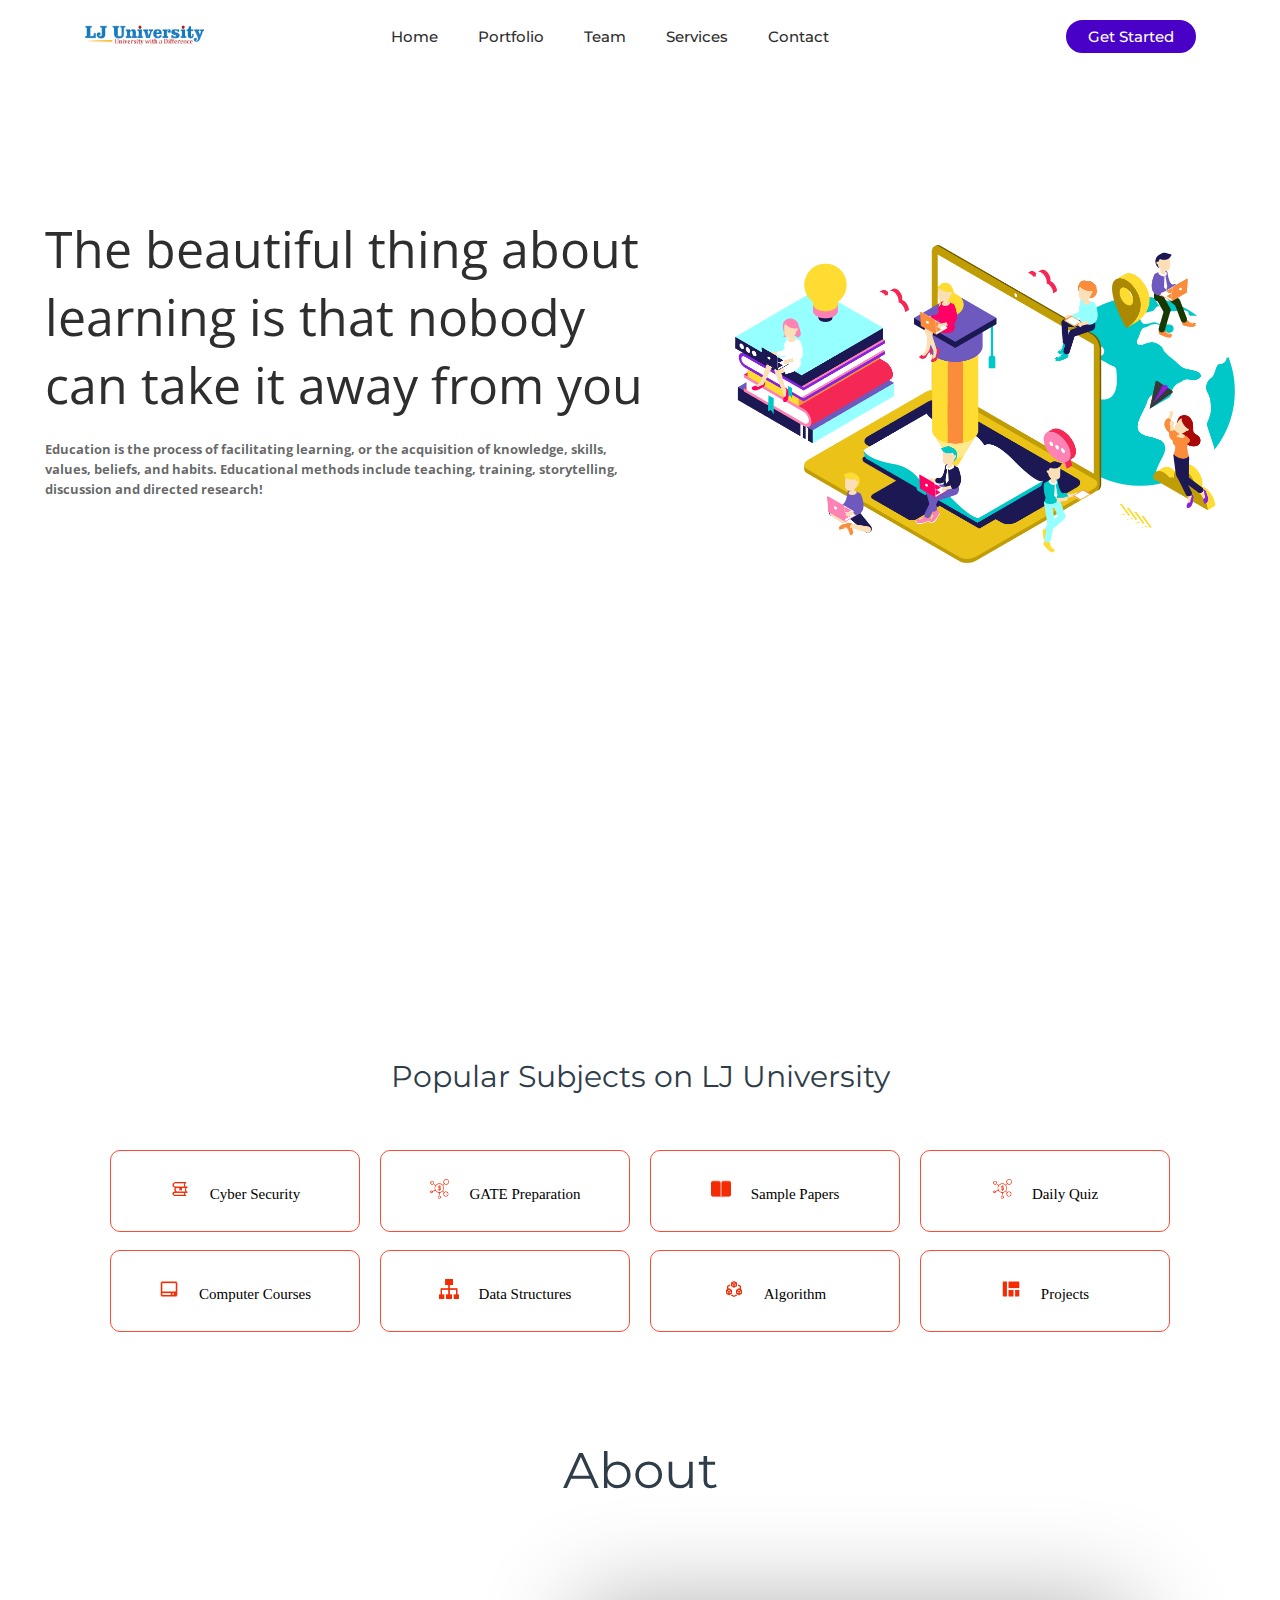
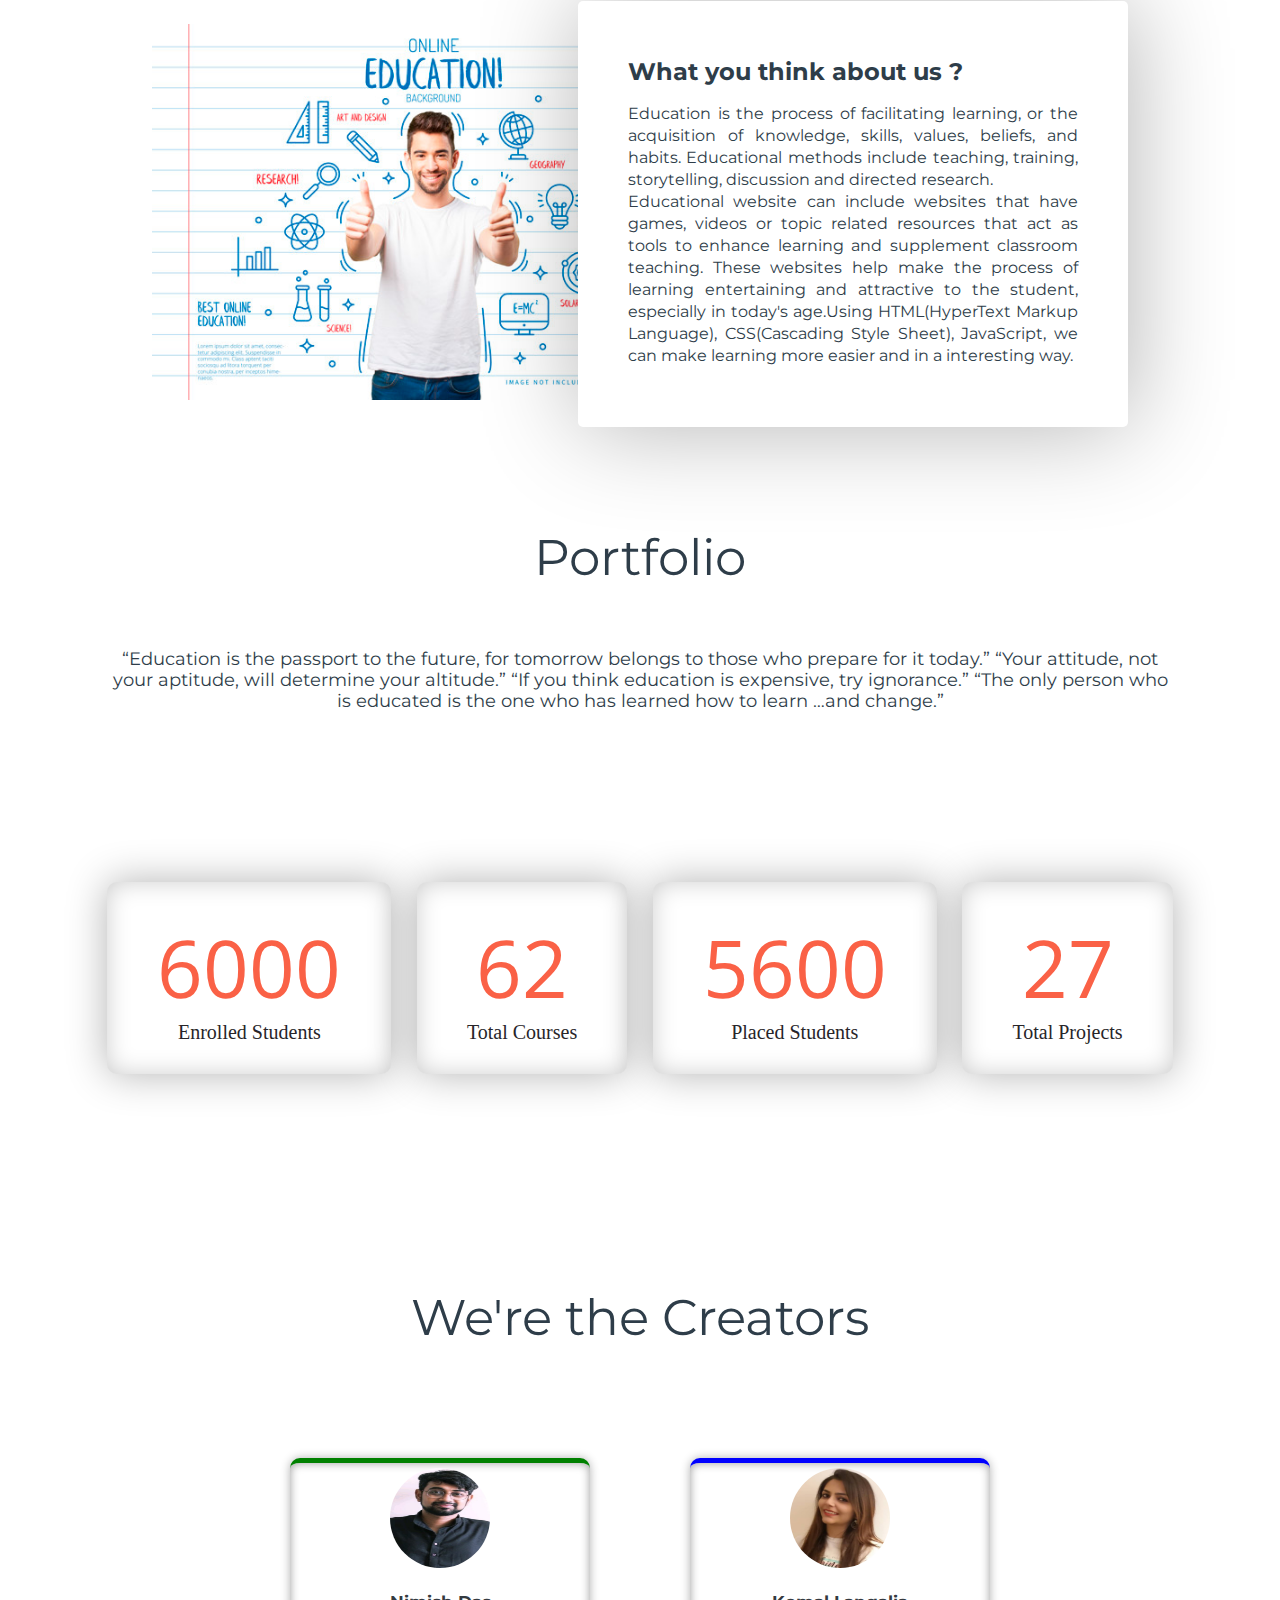
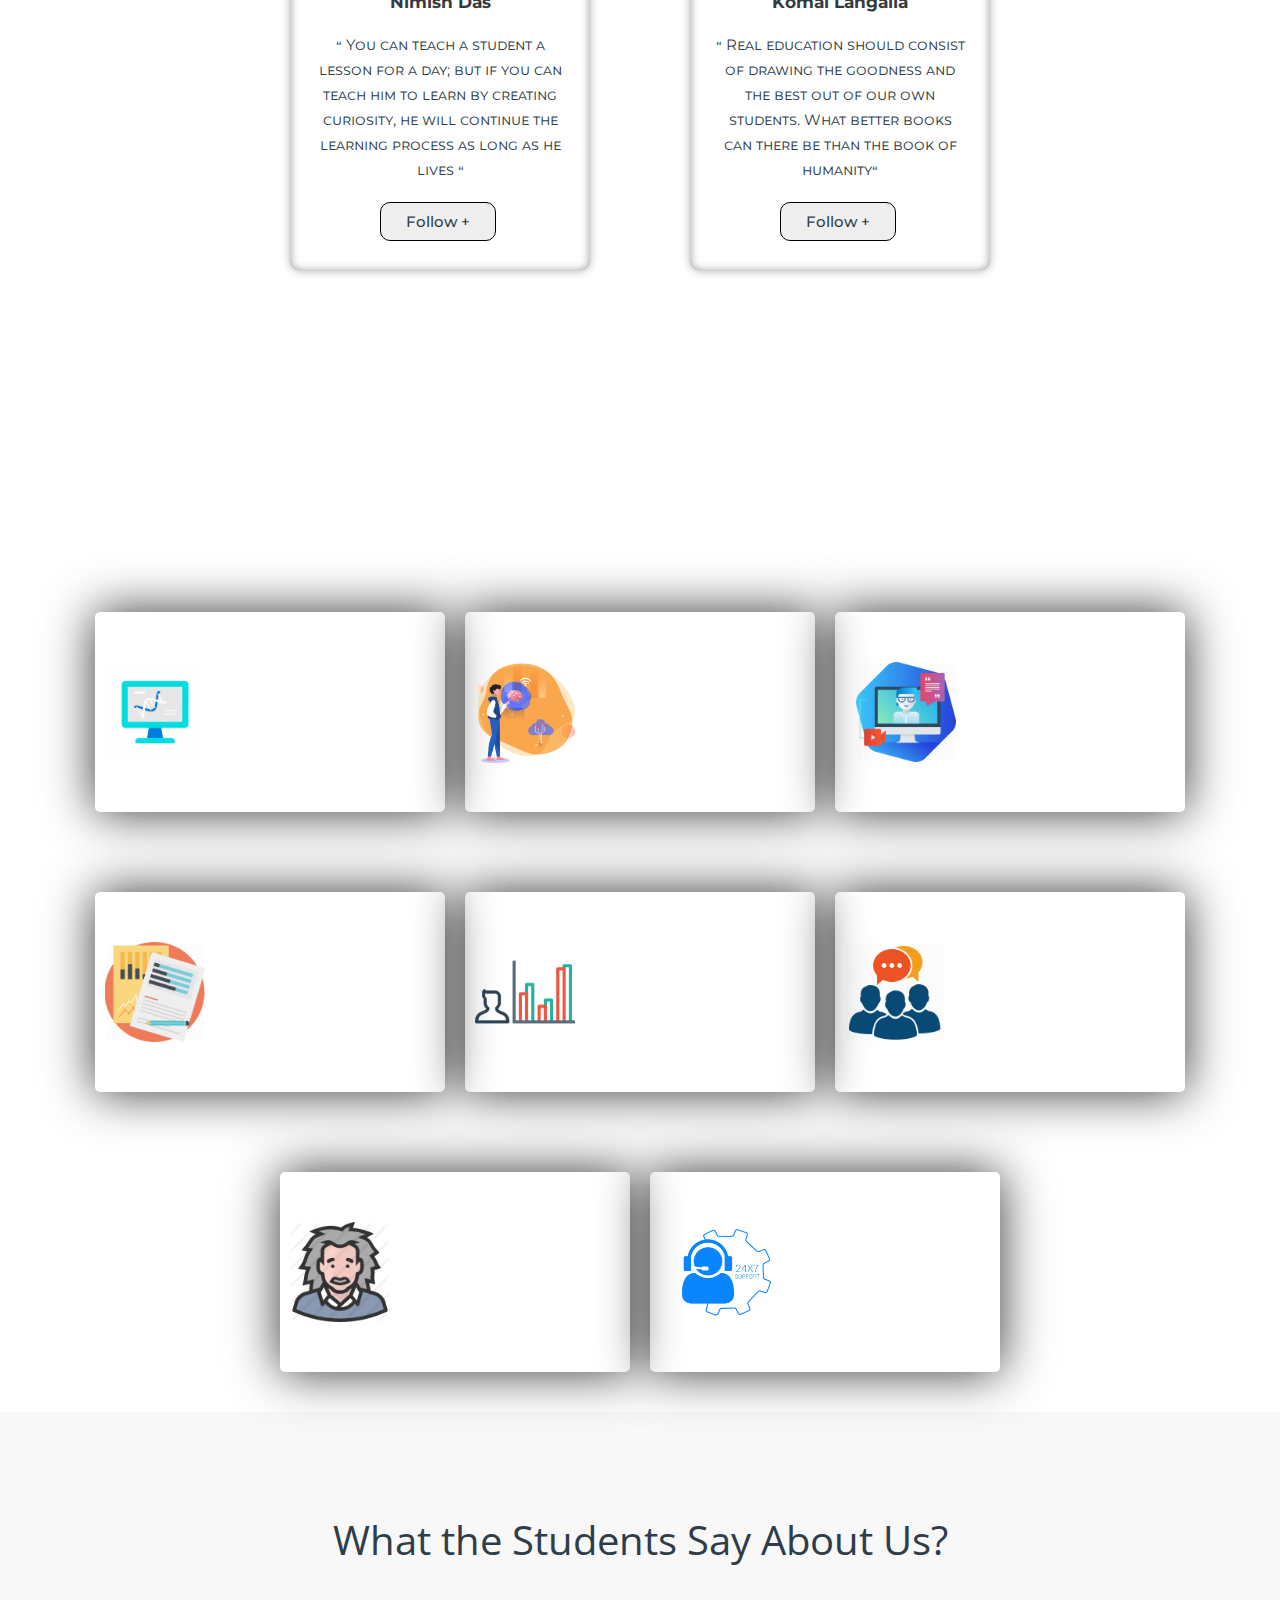
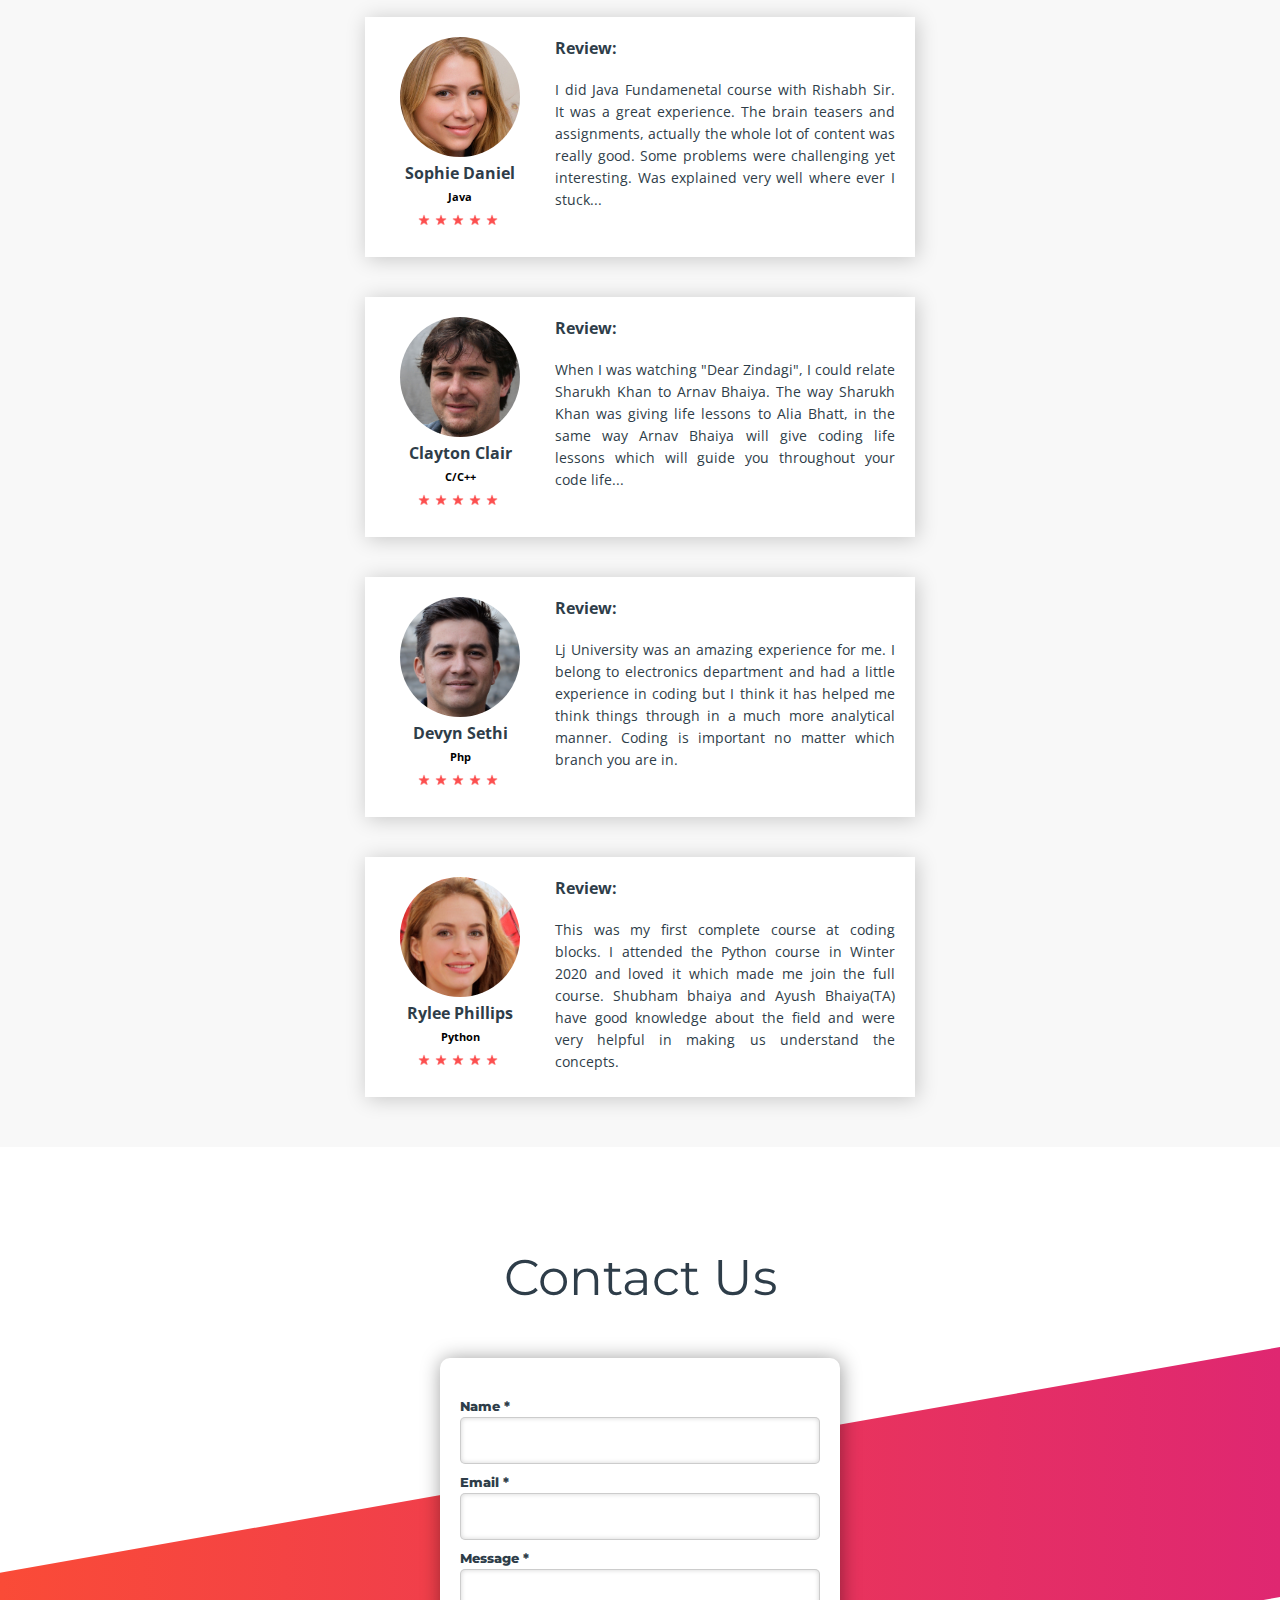
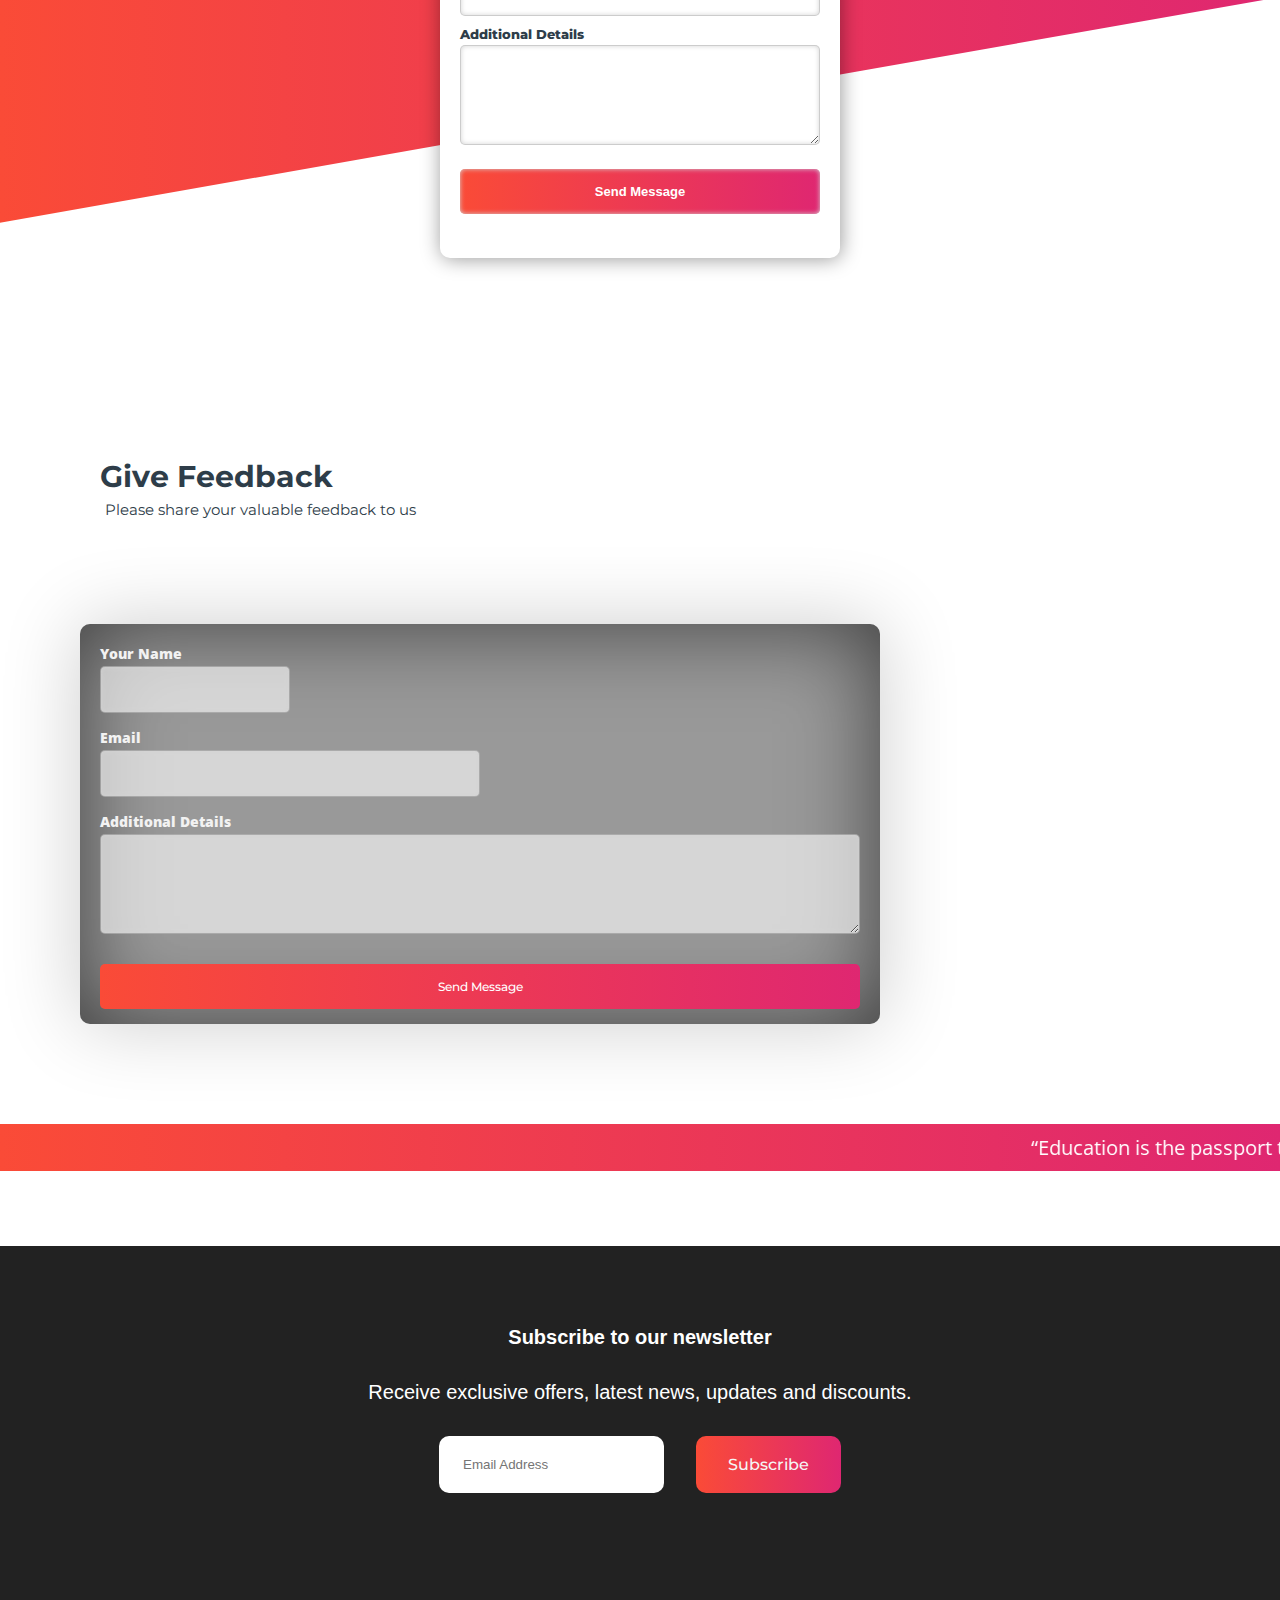
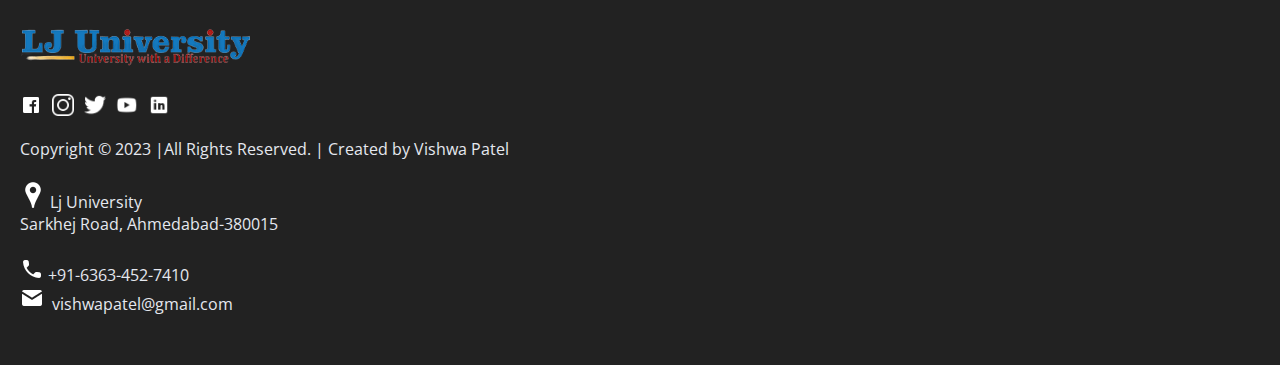
<file: index.html>
<!DOCTYPE html>
<html>
<head>
	<link rel="website icon" type="png" href="images/icon/LJ UNIVERSITY.png">
	<meta charset="utf-8">
	<meta http-equiv="X-UA-Compatible" content="IE=edge">
	<meta name="viewport" content="width=device-width, initial-scale=1.0">
	<title>LJ UNIVERSITY</title>
	<meta name="description" content="">
	<meta name="viewport" content="width=device-width, initial-scale=1">
	<link rel="stylesheet" type="text/css" href="style.css">
	<script type="text/javascript" src="script.js"></script>
	<script src="https://code.jquery.com/jquery-3.2.1.js"></script>
	<script>
		$(window).on('scroll', function(){
  			if($(window).scrollTop()){
  			  $('nav').addClass('black');
 			 }else {
 		   $('nav').removeClass('black');
 		 }
		})
	</script>
</head>
<body>
<!-- Navigation Bar -->
	<header id="header">
		<nav>
			<div class="logo"><img src="images/icon/LJ LOGO.png" alt="logo"></a></div>
			<ul>
				<li><a href="">Home</a></li>
				<li><a href="#portfolio_section">Portfolio</a></li>
				<li><a href="#team_section">Team</a></li>
				<li><a href="#services_section">Services</a></li>
				<li><a href="#contactus_section">Contact</a></li>
			</ul>
			<a class="get-started" href="login.html">Get Started</a>
			<img src="images/icon/menu.png" class="menu" onclick="sideMenu(0)" alt="menu">
		</nav>
		<div class="head-container">
			<div class="quote">
				<p>The beautiful thing about learning is that nobody can take it away from you</p>
				<h5>Education is the process of facilitating learning, or the acquisition of knowledge, skills, values, beliefs, and habits. Educational methods include teaching, training, storytelling, discussion and directed research!</h5>

			</div>
			<div class="svg-image">
				<img src="images/extra/svg1.jpg" alt="svg">
			</div>
		</div>
		
		<div class="side-menu" id="side-menu">
			<div class="close" onclick="sideMenu(1)"><img src="images/icon/close.png" alt=""></div>
			<ul>
				<li><a href="#about_section">About</a></li>
				<li><a href="#portfolio_section">Portfolio</a></li>
				<li><a href="#team_section">Team</a></li>
				<li><a href="#services_section">Services</a></li>
				<li><a href="#contactus_section">Contact</a></li>
				<li><a href="#feedBACK">Feedback</a></li>
			</ul>
		</div>
	</header>

<!-- Some Popular Subjects -->
	<div class="title">
		<span>Popular Subjects on LJ University</span>
	</div>
	<br><br>
	<div class="course">
		<center><div class="cbox">
		<div class="det"><a href="#"><img src="images/courses/book.png">Cyber Security</a></div>
		<div class="det"><a href="#"><img src="images/courses/d1.png">GATE Preparation</a></div>
		<div class="det"><a href="#"><img src="images/courses/paper.png">Sample Papers</a></div>
		<div class="det"><a href="#"><img src="images/courses/d1.png">Daily Quiz</a></div>
		</div></center>
		<div class="cbox">
		<div class="det"><a href="#"><img src="images/courses/computer.png">Computer Courses</a></div>
		<div class="det"><a href="#"><img src="images/courses/data.png">Data Structures</a></div>
		<div class="det"><a href="#"><img src="images/courses/algo.png">Algorithm</a></div>
		<div class="det det-last"><a href="#"><img src="images/courses/projects.png">Projects</a></div>
		</div>
	</div>

<!-- ABOUT -->
	<div class="diffSection" id="about_section">
		<center><p style="font-size: 50px; padding: 100px">About</p></center>
		<div class="about-content">
				<div class="side-image">
					<img class="sideImage" src="images/extra/e3.jpg">
				</div>
				<div class="side-text">
					<h2>What you think about us ?</h2>
					<p>Education is the process of facilitating learning, or the acquisition of knowledge, skills, values, beliefs, and habits. Educational methods include teaching, training, storytelling, discussion and directed research.<br> Educational website can include websites that have games, videos or topic related resources that act as tools to enhance learning and supplement classroom teaching. These websites help make the process of learning entertaining and attractive to the student, especially in today's age.Using HTML(HyperText Markup Language), CSS(Cascading Style Sheet), JavaScript, we can make learning more easier and in a interesting way.</p>
				</div>
		</div>
	</div>


<!-- PORTFOLIO -->
	<div class="diffSection" id="portfolio_section">
		<center><p style="font-size: 50px; padding: 100px; padding-bottom: 40px;">Portfolio</p></center>
		<div class="content">
			<p>
				“Education is the passport to the future, for tomorrow belongs to those who prepare for it today.” “Your attitude, not your aptitude, will determine your altitude.” “If you think education is expensive, try ignorance.” “The only person who is educated is the one who has learned how to learn …and change.”
			</p>
		</div>
	</div>

	<div class="extra">
		<p>We're increasing this data every year</p>
		<div class="smbox">
		<span><center><div class="data">6000</div><div class="det">Enrolled Students</div></center></span>
		<span><center><div class="data">62</div><div class="det">Total Courses</div></center></span>
		<span><center><div class="data">5600</div><div class="det">Placed Students</div></center></span>
		<span><center><div class="data">27</div><div class="det">Total Projects</div></center></span>
		</div>
	</div>


<!-- TEAM -->
	<div class="diffSection" id="team_section">
		<center><p style="font-size: 50px; padding-top: 100px; padding-bottom: 60px;">We're the Creators</p></center>
		<div class="totalcard">
			<div class="card">
				<center><img src="images/creator/nimish.jpeg"></center>
				<center><div class="card-title">Nimish Das</div>
				<div id="detail">
					<p>“ You can teach a student a lesson for a day; but if you can teach him to learn by creating curiosity, he will continue the learning process as long as he lives “</p>
					<div class="duty"></div>
					<a href="https://www.linkedin.com/in/jay-kalariya-76b734229" target="_blank"><button class="btn-jay">Follow +</button></a>
				</div>
				</center>
			</div>
			<div class="card">
				<center><img src="images/creator/komal.jpg"></center>
				<center><div class="card-title">Komal Langalia</div>
				<div id="detail">
					<p>“ Real education should consist of drawing the goodness and the best out of our own students. What better books can there be than the book of humanity“</p>
					<div class="duty"></div>
					<a href="https://www.linkedin.com/in/komal-l-488468a0" target="_blank"><button class="btn-jay2">Follow +</button></a>
				</div>
				</center>
			</div>
		</div>
	</div>


<!-- SERVICES -->
	<div class="service-swipe">
		<div class="diffSection" id="services_section">
		<center><p style="font-size: 50px; padding: 100px; padding-bottom: 40px; color: white;">Services</p></center>
		</div>
		<a href="#"><div class="s-card"><img src="images/icon/computer-courses.png"><p>Free Online Computer Courses</p></div></a>
		<a href="#"><div class="s-card"><img src="images/icon/brainbooster.png"><p>Building Concepts for Competitive Exams</p></div></a>
		<a href="#"><div class="s-card"><img src="images/icon/online-tutorials.png"><p>Online Video Lectures</p></div></a>
		<a href="#"><div class="s-card"><img src="images/icon/papers.jpg"><p>Sample Papers of Various Competitive Exams</p></div></a>
		<a href="#"><div class="s-card"><img src="images/icon/p3.png"><p>Performance and Ranking Report</p></div></a>
		<a href="#contactus_section"><div class="s-card"><img src="images/icon/discussion.png"><p>Discussion with Our Tutors & Mentors</p></div></a>
		<a href="#"><div class="s-card"><img src="images/icon/q1.png"><p>Daily Brain Teasing Questions to Improve IQ</p></div></a>
		<a href="#contactus_section"><div class="s-card"><img src="images/icon/help.png"><p>24x7 Online Support</p></div></a>
	</div>

<!-- Reviews by Students -->
<div class="review">
	<div class="diffSection" id="review_section">
		<center><p style="font-size: 40px; padding: 100px; padding-bottom: 40px; color: #2E3D49;">What the Students Say About Us?</p></center>
	</div>
	<div class="rev-container">
		<div class="rev-card">
			<div class="identity">
				<img src="images/creator/humanNotExist1.jpg"><p>Sophie Daniel</p>
				<h6>Java</h6>
				<div class="rating"><img src="images/icon/star.png"><img src="images/icon/star.png"><img src="images/icon/star.png"><img src="images/icon/star.png"><img src="images/icon/star.png"></div>
			</div>
			<div class="rev-cont">
				<p id="title">Review:</p>
				<p id="content">
					I did Java Fundamenetal course with Rishabh Sir. It was a great experience. The brain teasers and assignments, actually the whole lot of content was really good. Some problems were challenging yet interesting. Was explained very well where ever I stuck...
				</p>
			</div>
		</div>
		<div class="rev-card">
			<div class="identity">
				<img src="images/creator/humanNotExist2.jpg"><p>Clayton Clair</p>
				<h6>C/C++</h6>
				<div class="rating"><img src="images/icon/star.png"><img src="images/icon/star.png"><img src="images/icon/star.png"><img src="images/icon/star.png"><img src="images/icon/star.png"></div>
			</div>
			<div class="rev-cont">
				<p id="title">Review:</p>
				<p id="content">
					When I was watching "Dear Zindagi", I could relate Sharukh Khan to Arnav Bhaiya. The way Sharukh Khan was giving life lessons to Alia Bhatt, in the same way Arnav Bhaiya will give coding life lessons which will guide you throughout your code life...
				</p>
			</div>
		</div>
		<div class="rev-card">
			<div class="identity">
				<img src="images/creator/humanNotExist3.jpg"><p>Devyn Sethi</p>
				<h6>Php</h6>
				<div class="rating"><img src="images/icon/star.png"><img src="images/icon/star.png"><img src="images/icon/star.png"><img src="images/icon/star.png"><img src="images/icon/star.png"></div>
			</div>
			<div class="rev-cont">
				<p id="title">Review:</p>
				<p id="content">
					Lj University was an amazing experience for me. I belong to electronics department and had a little experience in coding but I think it has helped me think things through in a much more analytical manner. Coding is important no matter which branch you are in.
				</p>
			</div>
		</div>
		<div class="rev-card">
			<div class="identity">
				<img src="images/creator/humanNotExist4.jpg"><p>Rylee Phillips</p>
				<h6>Python</h6>
				<div class="rating"><img src="images/icon/star.png"><img src="images/icon/star.png"><img src="images/icon/star.png"><img src="images/icon/star.png"><img src="images/icon/star.png"></div>
			</div>
			<div class="rev-cont">
				<p id="title">Review:</p>
				<p id="content">
					This was my first complete course at coding blocks. I attended the Python course in Winter 2020 and loved it which made me join the full course. Shubham bhaiya and Ayush Bhaiya(TA) have good knowledge about the field and were very helpful in making us understand the concepts.
				</p>
			</div>
		</div>
	</div>
</div>

<!-- CONTACT US -->
	<div class="diffSection" id="contactus_section">
		<center><p style="font-size: 50px; padding: 100px">Contact Us</p></center>
		<div class="csec"></div>
		<div class="back-contact">
			<div class="cc">
			<form action="https://formspree.io/f/xeqwpkew" method="POST">
				<label>Name <span class="imp">*</span></label><br>
				
				<input type="text" name="Name" style="width:100%" required="required"><br>
				
				<label>Email <span class="imp">*</span></label><br>
				<input type="email" name="Email" style="width: 100%" required="required" autocomplete="off"><br>
				<label>Message <span class="imp">*</span></label><br>
				<input type="text" name="message" style="width: 100%" required="required"><br>
				<label>Additional Details</label><br>
				<textarea name="additional"></textarea><br>
				<input type="submit" id="csubmit"  value="Send Message"/>
				<!-- <button type="submit">send </button> -->
			</form>
			</div>
		</div>
	</div>

<!-- FEEDBACK -->
	<div class="title2" id="feedBACK">
		<span>Give Feedback</span>
		<div class="shortdesc2">
			<p>Please share your valuable feedback to us</p>
		</div>
	</div>
<!-- feedback box -->
	<div class="feedbox">
		<div class="feed">
			<form action="https://formspree.io/f/xeqwpkew" method="POST">
				<label>Your Name</label><br>
				<input type="text" name="name" class="fname" required="required"><br>
				<label>Email</label><br>
				<input type="email" name="mail" required="required"><br>
				<label>Additional Details</label><br>
				<textarea name="additional"></textarea><br>
				<button type="submit" id="csubmit">Send Message</button>
			</form>
		</div>
	</div>

<!-- Sliding Information -->
	<marquee style="background: linear-gradient(to right, #FA4B37, #DF2771); margin-top: 50px;" direction="left" onmouseover="this.stop()" onmouseout="this.start()" scrollamount="20"><div class="marqu">“Education is the passport to the future, for tomorrow belongs to those who prepare for it today.” “Your attitude, not your aptitude, will determine your altitude.” “If you think education is expensive, try ignorance.” “The only person who is educated is the one who has learned how to learn …and change.”</div></marquee>

	<div class="newsletter__wrapper">
		<h2 class="newsletter__title">Subscribe to our newsletter</h2>
		<p class="newsletter__description">
		   Receive exclusive offers, latest news, updates and discounts.
	   </p>
	 <form action="" class="newsletter__form">
		<div class="form__group">
		   <input type="email" class="form__input" placeholder="Email Address" required autocomplete="off">
		   <button class="btn1">
			  Subscribe
		  </button>
		</div>
	 </form>
   </div>
<!-- FOOTER -->
	<footer>
		<div class="footer-container">
			<div class="left-col">
				<img src="images/icon/LJ LOGO.png" style="width: 230px;"><br>
				<br>
				<div class="logo"></div>
				<div class="social-media">
					<a href="#"><img src="images/icon\fb.png"></a>
					<a href="#"><img src="images/icon\insta.png"></a>
					<a href="#"><img src="images/icon\tt.png"></a>
					<a href="#"><img src="images/icon\ytube.png"></a>
					<a href="#"><img src="images/icon\linkedin.png"></a>
				</div><br><br>
				<p class="rights-text">Copyright © 2023 |All Rights Reserved. | Created by Vishwa Patel</p>
				<br><p><img src="images/icon/location.png"> Lj University <br>Sarkhej Road, Ahmedabad-380015</p><br>
				<!-- nbsp means non-breaking space -->
				<p><img src="images/icon/phone.png"> +91-6363-452-7410<br><img src="images/icon/mail.png">&nbsp; vishwapatel@gmail.com</p>
			</div>
			<!-- <div class="right-col">
				<h1 style="color: white">Our Newsletter</h1> -->
				<!-- <div class="border"></div><br>
				<p>Enter Your Email to get our News and updates.</p>
				<form class="newsletter-form">
					<input class="txtb" type="email" placeholder="Enter Your Email">
					<input class="btn" type="submit" value="Submit">
				</form>
			</div> -->
		</div>
	</footer>

</body>
</html>
</file>
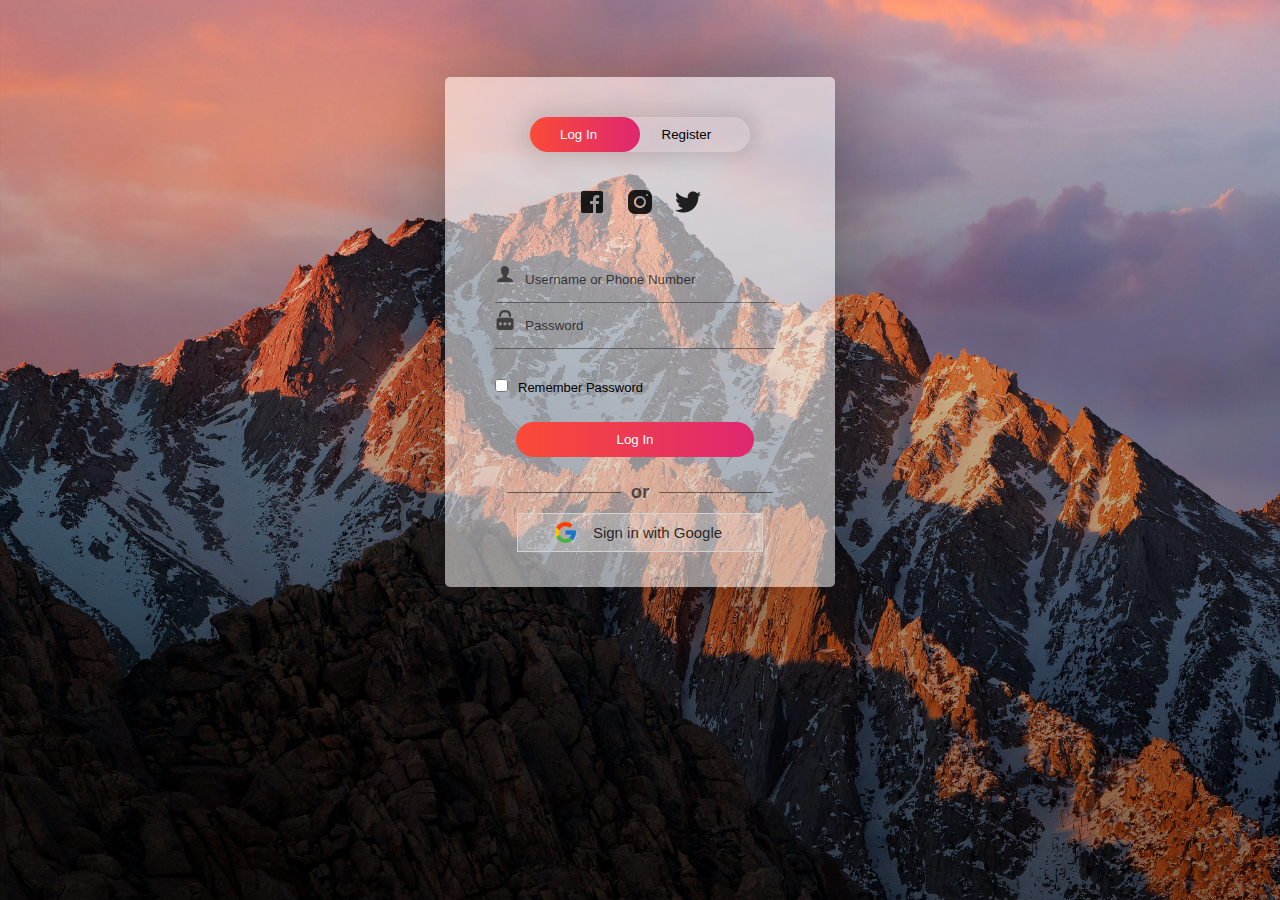
<file: login.html>
<!DOCTYPE html>
<html>
<head>
	<link rel="shortcut icon" type="png" href="images/icon/LJ UNIVERSITY.png">
	<title>Login SignUp</title>
	<link rel="stylesheet" type="text/css" href="loginStyle.css">
	<!-- <script src="https://ajax.googleapis.com/ajax/libs/jquery/3.4.1/jquery.min.js"></script> -->

  <!-- It will redirect to the Home Page after submitting the form -->
  <script>
  $(document).ready(function(){
    $("form").submit(function(){
      alert("Great Job !");
    });
  });
  </script>
</head>
<body>
		<div class="form-box">
			<div class="button-box">
				<div id="btn"></div>
				<button type="button" class="toggle-btn" id="log" onclick="login()" style="color: white;">Log In</button>
				<button type="button" class="toggle-btn" id="reg" onclick="register()">Register</button>
			</div>
			<div class="social-icons">
				<img src="images/icon/fb2.png">
				<img src="images/icon/insta2.png">
				<img src="images/icon/tt2.png">
			</div>
			
			<!-- Login Form -->
			<form id="login" class="input-group" action="index.html">
				<div class="inp">
					<img src="images/icon/user.png"><input type="text" id="email" class="input-field" placeholder="Username or Phone Number" style="width: 88%; border:none;" required="required">
				</div>
				<div class="inp">
					<img src="images/icon/password.png"><input type="password" id="password" class="input-field" placeholder="Password" style="width: 88%; border: none;" required="required">
				</div>
				<input type="checkbox" class="check-box">Remember Password
				<button type="submit" class="submit-btn">Log In</button>
			</form>


			<div class="other" id="other">
				<div class="instead">
					<h3>or</h3>
				</div>
				<button class="connect" onclick="google()">
					<img src="images/icon/google.png"><span>Sign in with Google</span>
				</button>
			</div>
			
			<!-- Registration Form -->
			<form id="register" class="input-group">
				<input type="text" class="input-field" placeholder="Full Name" required="required">
				<input type="email" class="input-field" placeholder="Email Address" required="required">
				<input type="password" class="input-field" placeholder="Create Password" name="psame" required="required">
				<input type="password" class="input-field" placeholder="Confirm Password" name="psame" required="required">
				<input type="checkbox" class="check-box" id="chkAgree" onclick="goFurther()">I agree to the Terms & Conditions
				<button type="submit" id="btnSubmit" class="submit-btn submit-btn">Register</button>
			</form>
		</div>
		<script type="text/javascript" src="script.js"></script>
</body>
</html>
</file>
<file: style.css>
/* fONT aDDED */
@import url('https://fonts.googleapis.com/css?family=Montserrat:500&display=swap');
@import url('https://fonts.googleapis.com/css?family=Dancing+Script&display=swap');
@import url('https://fonts.googleapis.com/css?family=Open+Sans&display=swap');

* {
	box-sizing: border-box;
	margin: 0;
	padding: 0;
}

body {
	background: #FFF;
	font-family: 'Open Sans', sans-serif;
}

header {
	height: 90vh;
}
.black {
	box-shadow: 0 2px 10px rgba(0, 0, 0, 0.5);
}
nav {
	padding-top: 20px;
	padding-bottom: 20px;
	top: 0;
	position: fixed;
	display: flex;
	width: 100%;
	z-index: 1000;
	background: white;
	justify-content: space-around;
	transition: 1.5s;
	align-items: center;
}
nav ul {
	display: flex;
	align-items: center;
}
nav ul li {
	list-style: none;
	margin: 5px 10px;
}
nav ul li a {
	padding: 2px 10px;
	color: #2e2e2e;
	cursor: pointer;
	transition: 0.5s;
	text-decoration: none;
}
nav ul li a:hover {
	color: white;
	border-radius: 5px;
	background: #4900c7;
}
.active {
	color: white;
	border-radius: 5px;
	background: #4900c7;
}


.get-started {
	margin-left: 50px;
	padding: 5px 20px;
	border: 2px solid #4900c7;
	border-radius: 20px;
	text-decoration: none;
	transition: .5s;
	background-color: #4900c7;
	color: white;
}
.get-started:hover {
	color: black;
	background: white;
}
.logo img{
	width: 120px;
	cursor: pointer;
	transition: all 1s;
}
/* line 35 */
a, button {
	float: left;
	font-family: "Montserrat", sans-serif;
	font-weight: 500;
	font-size: 15px;
	justify-content: center;
	color: #2E3D49;
	display: block;
	text-decoration: none;
	text-align: center;
}
/* line 38 */
.head-container {
	margin-top: 245px;
	display: flex;
	flex-wrap: wrap;
	align-items: center;
	justify-content: space-around;
}
.quote {
	width: 600px;
	transform: translateY(-50px);
}
.quote h5 {
	margin-top: 20px;
	color: #0009;
	line-height: 20px;
}
.quote p {
	font-size: 50px;
	color: #2e2e2e;
}
.svg-image img{
	width: 500px;

}

/* SIDE MENU LINE NO 50*/
.menu {
	cursor: pointer;
	width: 25px;
	display: none;
}
.side-menu {
	width: 100%;
	height: 100%;
	background: rgba(182, 33, 90, 0.993);
	position: absolute;
	top: 0;
	transition: .8s;
	z-index: 2000;
	transform: translateX(-100%);
}
.side-menu ul {
	margin-top: 35%;
	display: flex;
	flex-direction: column;
	justify-content: center;
}
.side-menu ul li {
	list-style: none;
	display: flex;
	justify-content: center;
	align-items: center;
}
.side-menu ul li:hover a{
	background: white;
	color: #DF2771;
}
.side-menu ul li a{
	color: white;
	width: 100%;
	font-size: 1em;
	text-decoration: none;
	padding: 15px 0px;
}
.close img{
	float: right;
	width: 35px;
	cursor: pointer;
	margin: 10px;
}

/*Common things in all sections*/
#about_section, #portfolio_section, #team_section, #services_section, #contactus_section {
	/* font-family: 'Open Sans', sans-serif; */
	font-family: "Montserrat", sans-serif;
	color: #2E3D49;
	position: relative;
}
.title span{
	font-family: "Montserrat", sans-serif;
}
.diffSection {
	width: 100%;
	justify-content: center;
	align-items: center;
}
.diffSection .content {
	margin: 10px;
	text-align: center;
	padding: 10px 100px;
	font-size: 1.1em;
}

/*PORTFOLIO LINE 106*/
.extra {
	width: 100%;
}
.extra p {
	padding: 30px;
	padding-bottom: 150px;
	font-size: 50px;
	text-align: center;
	color: white;
	background-image: linear-gradient(rgba(0,0,0,0),rgba(0,0,0,0.7)),url("images/extra/b1.jpg");
	background-size: cover;
	background-attachment: fixed;
	font-family: cursive;
	z-index: -9;
}
.smbox {
	display: flex;
	flex-wrap: wrap;
	transform: translateY(-100px);
	justify-content: center;
}
.smbox span {
	margin: 1%;
	background: #fff;
	box-shadow: inset 0px 0px 25px rgba(0,0,0,0.2),
						0 0 40px rgba(0,0,0,0.3);
	border-radius: 10px;
	padding: 30px 50px;
	cursor: pointer;
}
.smbox span:hover {
	transform: scale(1.3);
	transition: 0.5s ease;
}
.smbox .data {
	font-size: 80px;
	color: #FA6146;	
}
.smbox .det {
	font-size: 20px;
	color: #272529;
	font-family: cursive;
}

/* /*Title* popular subject on lj/ */
.title {
	 margin-top: 0px; 
	font-family: 'Open Sans', sans-serif;
	font-size: 30px;
	text-align: center;
	color: #2E3D49;
}

/*ABOUT LINE NO 85*/
.about-content {
	width: 100%;
	position: relative;
	justify-content: center;
	/* flex-wrap: wrap; */
	display: flex;
	align-items: center;
}
.about-content .side-text {
	width: 550px;
	padding: 50px 40px;
	background: #fff;
	box-shadow: 2px 0 100px rgba(0,0,0,0.3);
	border-radius: 5px;
	text-align: justify;
	line-height: 22px;
	/* opacity: 0; */
	transform: translateX(-100px);
	transition: 1s ease-in-out;
}
.about-content .side-text-appear {
	/* opacity: 1; */
	transform: translateX(0px);
}
.about-content .side-text h2 {
	padding: 10px;
}
.about-content .side-text p {
	padding: 10px;
}
.about-content .side-image img {
	width: 90%;
	border-radius: 5px;
}
.sideImage {
	transform: translateX(100px);
	transition: 0.8s ease-in-out;
}
.sideImage-appear {
	transform: translateX(0px);
}

/*POPULAR SUBJECTS*/
.cbox {
	position: relative;
	width: 100%;
	display: inline-flex;
	flex-wrap: wrap;
	justify-content: center;
}
.cbox .det {
	width: 250px;
	height: 80px;
	margin: 10px;
	background: #fff;
	cursor: pointer;
}
.cbox .det a{
	justify-content: space-around;
	width: 250px;
	padding: 28px;
	border-radius: 10px;
	border: 1px solid #FA4B37;
	font-size: 15px;
	color: black;
	font-family: cursive;
	text-decoration: none;
}
.cbox .det a:hover {
	background: linear-gradient(to right, #FA4B37, #DF2771);
	color: white;
}
/* .cbox .det a:hover img{
	filter: brightness(100);
} */
.cbox img {
	width: 20px;
	margin-right: 20px;
}

/*TEAM SECTION*/
.totalcard {
	width: 100%;
	display: flex;
	flex-wrap: wrap;
	align-items: center;
	justify-content: center;
	margin-bottom: 50px;
}
.totalcard .card {
	margin: 50px;
	width: 300px;
	border-radius: 10px;
	background: white;
}
.totalcard .card{
	box-shadow: inset 0 0 10px rgba(0,0,0,0.4),
					0 0 10px rgba(0,0,0,0.3);
}
.card:nth-child(1){
	border-top: 5px solid green;
}
.card:nth-child(2){
	border-top: 5px solid blue;
}
.card:nth-child(1):hover {
	box-shadow: inset 0px 0px 10px rgba(0,255,0,0.5),
				1px 1px 30px rgba(0,255,0,0.5);
}
.card:nth-child(2):hover {
	box-shadow: inset 0px 0px 10px rgba(0,0,255,0.5),
				1px 1px 30px rgba(0,0,255,0.5);
}
.totalcard .card img {
	width: 100px;
	height: 100px;
	margin-top: 5px;
	cursor: pointer;
	border-radius: 50px;
	transition-duration: 0.8s;
}
.totalcard .card img:hover {
	transform: scale(3.5);
	border-radius: 0;
	box-shadow: 0 0 20px rgba(0,0,0,0.5);
}
#detail p{
	font-size: 15px;
	line-height: 25px;
	font-variant: small-caps;
	text-align: center;
	margin: 25px;
	margin-bottom: 0px;
	margin-top: 0px;
}
#detail button {
	border-radius: 10px;
	border-style: none;
	border: 1px solid black;
	padding: 9px 25px;
	cursor: pointer;
	transition-duration: .4s;
}
#detail a {
	bottom: 80px;
	text-decoration: none;
	margin-bottom: 30px;
	margin-top: 20px;
	margin-left: 90px;
	align-self: center;
}
.btn-jay:hover {
	background: rgba(0,255,0,0.7);
	color: #fff;
}
.btn-jay2:hover {
	background: rgba(0,0,255,0.5);
	color: #fff;
}
.card-title {
	font-size: 17px;
	color: #343A40;
	padding: 20px;
	font-weight: 700;
}

/*Service Section*/
.service-swipe {
	display: flex;
	flex-wrap: wrap;
	justify-content: center;
	align-items: center;
	background-image: linear-gradient(rgba(0,0,0,0),rgba(0,0,0,0.7)),url("images/extra/b3.jpg");
	background-size: cover;
	background-attachment: fixed;
}
.service-swipe .s-card img {
	width: 100px;
}
.service-swipe a {
	padding: 0;
	margin: 40px 10px;
}
.service-swipe .s-card {
	display: flex;
	justify-content: space-around;
	padding: 10px;
	align-items: center;
	text-align: center;
	width: 350px;
	height: 200px;
	box-shadow: inset 0 0 20px rgba(255,255,255,0.05),
					0 0 50px rgba(0,0,0,0.8);
	border-radius: 5px;
	cursor: pointer;
	transition-duration: .5s;
}
.service-swipe .s-card p {
	color: white;
	font-size: 1.2em;
	font-family: 'Open Sans',sans-serif;
}
.service-swipe .s-card:hover {
	box-shadow: 0 0 50px rgba(255,255,255,0.8);
	transform: translateY(-10px);
}

/*Contact Us Section*/
.csec {
	background: linear-gradient(to right, #FA4B37, #DF2771);
	background-attachment: fixed; 
	position: absolute;
	width: 100%;
	height: 250px;
	top: 200px;
	content: '';
	transform-origin: top right;
	transform: skewY(-10deg);
	z-index: -1;
}
.back-contact {
	margin-top: 0px;
	transform: translateY(-50px);
	display: flex;
	align-items: center;
	justify-content: space-around;
}
.cc {
	height: 400px;
	width: 400px;
	height: 500px;
	border-radius: 10px;
	justify-content: center;
	box-shadow: 1px 1px 20px rgba(0,0,0,0.4);
	background: #fff;
}
.cc form {
	margin: 5%;
	margin-top: 40px;
	width: 90%;
	height: 90%;
}
.cc form label {
	position: absolute;
	color: #2E3D49;
	font-size: 13px;
	font-weight: 800;
}
.cc form input {
	padding: 15px;
	margin-bottom: 10px;
	border-radius: 5px;
	box-shadow: inset 0 0 5px lightgray;
	border: 1px solid rgba(0,0,0,0.2);
	color: #2E3D49;
	font-weight: 600;
}
/* .imp {
	color: red;
} */
form textarea {
	width: 100%;
	height: 100px;
	box-shadow: inset 0 0 5px lightgray;
	border: 1px solid rgba(0,0,0,0.2);
	border-radius: 5px;
	color: #2E3D49;
	font-weight: 600;
	padding: 15px;
}
#csubmit {
	margin-top: 20px; 
	background: linear-gradient(to right, #FA4B37, #DF2771);
	border-radius: 5px;
	border-style: none;
	outline: none;
	width: 100%;
	padding: 15px 25px;
	color: white;
	font-size: 13px;
	cursor: pointer;
}

/*REVIEW SECTION*/
#makeitfull {
	display: flex;
	justify-content: center;
	transform: translateY(35px);
}
#makeitfull img {
	width: 50px;
}
.review {
	background: #F8F8F8;
	width: 100%;
}
.rev-container {
	padding: 10px 10%;
	display: flex;
	flex-wrap: wrap;
	justify-content: space-around;
}
.rev-container .rev-card {
	width: 550px;
	height: 240px;
	margin-bottom: 40px;
	background: #fff;
	display: flex;
	padding: 10px;
	box-shadow: 2px 2px 20px rgba(0,0,0,0.2);
}
.rev-card:hover {
	box-shadow: 1px 1px 5px rgba(0,0,0,0.2);
}
.identity {
	display: flex;
	flex-wrap: wrap;
	justify-content: center;
	padding: 10px;
}
.identity img {
	width: 120px;
	height: 120px;
	transition-duration: .8s;
	border-radius: 50%;
}
.identity img:hover {
	transform: scale(2.2);
	border-radius: 0px;
	box-shadow: 0 0 20px rgba(0,0,0,0.3);
}
.identity p {
	width: 150px;
	font-weight: bold;
	color: #2E3D49;
	text-align: center;
}
.identity h6 {
	width: 150px;
	text-align: center;
}
.identity .rating img {
	width: 12px;
	height: 12px;
	margin-right: 5px;
}
.rev-cont {
	overflow: hidden;
}
.rev-cont #title {
	padding: 10px;
	color: #2E3D49;
	font-weight: bold;
}
.rev-cont #content {
	padding: 10px;
	font-size: .9em;
	color: #2E3D49;
	line-height: 22px;
	text-align: justify;
}


/*FEEDBACK*/
.title2 {
	position: relative;
	margin-top: 150px;
	margin-left: 100px;
}
.title2 span{
	font-weight: 700;
	font-family: "Montserrat", sans-serif;
	font-size: 30px;
	color: #2E3D49;
}
.title2 .shortdesc2 {
	padding: 5px;
	font-family: "Montserrat", sans-serif;
	font-size: 15px;
	color: #2E3D49;
	margin-bottom: 10px;
}
.feedbox {
	margin-top: 50px;
	width: 100%;
	display: flex;
	background-image: linear-gradient(rgba(0,0,0,0),rgba(0,0,0,0.7)),url("images/extra/b4.jpg");
	background-size: cover;
	padding: 50px 80px;
	background-attachment: fixed;
}
.feed {
	width: 800px;
	height: 400px;
	position: relative;
	border-radius: 10px;
	justify-content: center;
	box-shadow: inset 0 0 90px rgba(0,0,0,0.6),
					0 0 80px rgba(0,0,0,0.2);
	background: rgba(0,0,0,0.4);
}
.feed form {
	width: 100%;
	height: 100%;
	padding: 20px;
}

.feed form label {
	position: absolute;
	color: #f2f2f2;
	font-size: 14px;
	font-weight: 800;
}
.feed form input, .feed textarea {
	padding: 15px;
	border-radius: 5px;
	box-shadow: inset 0 0 5px lightgray;
	border: 1px solid rgba(0,0,0,0.2);
	/* outline: none; */
	color: #2E3D49;
	background: #fff9;
	font-weight: 600;
}
.feed form input {
	margin-bottom: 15px;
	width: 50%;
}
.feed form .fname {
	width: 25%;
}
.feed form textarea {
	width: 100%;
	height: 100px;
}
.feed #csubmit {
	margin-top: 25px; 
	background: linear-gradient(to right, #FA4B37, #DF2771);
	border-radius: 5px;
	border-style: none;
	outline: none;
	width: 100%;
	padding: 15px 25px;
	color: #fff;
	font-size: 12px;
	cursor: pointer;
}

/*SCROLLING TEXT*/
.marqu {
	text-align: center;
	justify-content: center;
	color: #fff;
	font-size: 20px;
	padding: 10px;
}

/*FOOTER*/
footer {
	color: #E5E8EF;
	background: #000D;
	padding: 50px 0; 
}
footer .footer-container {
	max-width: 1300px;
	margin: auto;
	padding: 0 20px;
	display: flex;
	justify-content: space-between;
	align-items: center;
	flex-wrap: wrap-reverse;
}
footer .social-media img{
	width: 22px;
}
footer .logo {
	width: 180px;
	color: white;
}
footer .social-media a{
	margin-right: 10px;
	font-size: 22px;
	text-decoration: none;
}
footer .right-col h1{
	font-size: 26px;
}
footer .border{
	width: 100px;
	height: 4px;
	background: linear-gradient(to right, #FA4B37, #DF2771);
	margin: 3px;
}
footer .newsletter-form {
	display: flex;
	justify-content: center;
	align-items: center;
}
footer input::placeholder {
  color: white !important;
}
footer .txtb {
	flex: 1;
	padding: 18px 40px;
	font-size: 16px;
	background: #343A40;
	border: none;
	font-weight: 700;
	outline: none;
	border-radius: 5px;
	min-width: 260px;
	margin-top: 20px;
	color: white;
}
footer .btn {
	margin-top: 20px;
	padding: 18px 40px;
	font-size: 16px;
	color: #f1f1f1;
	/* display: inline-block;
	text-align: center; */
	background: linear-gradient(to right, #FA4B37, #DF2771);
	border: none;
	font-weight: 700;
	outline: none;
	border-radius: 5px;
	margin-left: 20px;
	cursor: pointer;
	transition: 0.3s linear;	
}

/*PROPERTIES FOR MAKING WEBSITE RESPONSIVE*/
@media screen and (max-width: 960px) {
	.footer-container {
		max-width: 600px;
	}
	.right-col {
		width: 100%;
		margin-bottom: 60px;
	}
	.left-col {
		width: 100%;
		text-align: center;
	}
	.social-media {
		display: flex;
		justify-content: center;
	}
	.logo {
		transition: 1s;
		margin-left: 30%;
	}
	nav ul, .srch, .get-started{
		display: none;
	}
	/* rev-cont #content{
		display: none;
	} */
	.menu {
		display: block;
	}
	nav {
		padding-bottom: 20px;
		border-bottom: 1px solid #0005;
	}
	.quote p, .quote h5, .play {
		justify-content: center;
		text-align: center;
	}
	.quote p {
		font-size: 30px;
	}
	.service-container .right-side img {
		width: 90%;
	}
	.title {
		margin-top: 0px;
	}
}
@media screen and (max-width: 700px) {
	.svg-image img {
		width: 90%;
		margin: 20px;
	}
}

@media screen and (max-width: 1000px) {	
	.feedbox form input, .feedbox form .fname{
		width: 100%;
	}
}

/* *{
	margin-left:auto;
	margin-right:auto;
}
body{
	font-family:Arial, Helvetica, sans-serif;
	background:#FFF;
	margin:0px;
	}
.clearfix{ clear:both;}
#wrapper{ 
	width:1022px; 
	margin:0px auto; 
	background:#FFF; 
	border:1px solid #CCC;
}
@media only screen and (min-width:320px) and (max-width:480px){ #wrapper{ width:375px;} }
@media only screen and (min-width:600px) and (max-width:768px){#wrapper{ width:768px;} } */

.newsletter__wrapper {
	background-color: #000D;
	padding: 5rem;
	justify-content: center;
	text-align: center;
	max-width: 200rem;
	margin-top: 70px;
  }
  
  .newsletter__title,
  .newsletter__description {
	font-family: Verdana, Geneva, Tahoma, sans-serif;
	font-size: 20px;
	color: white;
	margin-bottom: 2rem;
  }
 
  .form__group {
	display: flex;
	flex-wrap: wrap;
	justify-content: center;
	gap: 2rem;
  }
  
  .form__input {
	/* width: 100%; */
	max-width: 35rem;
	border-radius: 10px;
	padding: 1.3rem 1.5rem;
	border: none;
  }
  .btn1 {
	display: inline-block;
	padding: 1.2rem 2rem;
	background: linear-gradient(to right, #FA4B37, #DF2771);
	   cursor: pointer;
	   color: whitesmoke;
	   border-radius: 10px;
	   border: none;
	   text-align: center;
	   font-size: 1rem;
  }
</file>
<file: loginStyle.css>
* {
	margin: 0;
	padding: 0;
	font-family: sans-serif;
}

body {
	background-image: linear-gradient(rgba(0,0,0,0),rgba(0,0,0,0.5)),url("images/extra/backwallpaper.jpg");
	background-size: cover;
	background-attachment: fixed;
	display: flex;
	justify-content: center;
}
.logo {
	display: flex;
	justify-content: center;
}
.logo img {
	width: 100px;
}
.form-box
{
	width: 380px;
	height: 500px;
	position: relative;
	margin: 6% auto;
	background: #fff8;
	padding: 5px;
	border-radius: 5px;
	overflow: hidden;
	box-shadow: 0px 0px 100px rgba(0,0,0,0.4);
}

.button-box
{
	width: 220px;
	margin: 35px auto;
	position: relative;
	box-shadow: 0 0 20px 9px rgba(0,0,0,.1);
	border-radius: 30px;
}

.toggle-btn
{
	padding: 10px 30px;
	cursor: pointer;
	background: transparent;
	position: relative;
	border: 0;
	outline: none;
}

#btn
{
	top: 0;
	left: 0;
	position: absolute;
	width: 110px;
	height: 100%;
	background: linear-gradient(to right, #FA4B37, #DF2771);
	border-radius: 30px;
	transition: 0.5s;
}
.social-icons
{
	margin: 30px auto;
	text-align: center;
}
.social-icons img
{
	width: 30px;
	margin: 0 7px;
	cursor: pointer;
	opacity: 0.85;
}

.input-group
{
	top: 180px;
	position: absolute;
	width: 280px;
	transition: .5s;
	font-size: 13px;
	color: #010101;
}
.inp {
	border-bottom: 1px solid rgba(0,0,0,0.4);
	justify-content: center;
}
.inp img{
	width: 20px;
	padding-right: 10px;
}
.input-field
{
	width: 100%;
	padding: 10px 0;
	margin: 5px 0;
	border-left: 0;
	border-right: 0;
	border-top: 0;
	border-bottom: 1px solid rgba(0,0,0,0.4);
	outline: none;
	background: transparent;
	color: rgba(0,0,0);
}
::placeholder {
	color: rgba(0,0,0,0.7);
}
#register .input-field {
	color: rgba(0,0,0,0.8);
}
.submit-btn
{
	width: 85%;
	padding: 10px 30px;
	cursor: pointer;
	display: block;
	margin: auto;
	background: linear-gradient(to right, #FA4B37, #DF2771);
	color: white;
	border: 0;
	outline: none;
	border-radius: 30px;
}

.reg-btn {
	background: lightgray;
}
.check-box
{
	cursor: pointer;
	margin: 30px 10px 30px 0;
}

.instead {
	margin-top: 10px;
}
.instead h3 {
    overflow: hidden;
    text-align: center;
    color: rgba(0,0,0,0.6);
}
.instead h3:before,
.instead h3:after {
    background-color: rgba(0,0,0,0.5);
    content: "";
    display: inline-block;
    height: 1px;
    position: relative;
    vertical-align: middle;
    width: 50%;
}
.instead h3:before {
    right: 0.5em;
    margin-left: -50%;
}
.instead h3:after {
    left: 0.5em;
    margin-right: -50%;
}
span
{
	color: rgba(0,0,0,0.8);
	font-size: 12px;
}

#login
{
	left: 50px;
}
#register
{
	left: 450px;
}

.other {
	display: grid;
	justify-content: center;
	margin-top: 250px;
}

.connect {
	display: flex;
	margin: 10px;
	padding: 0px 30px;
	align-items: center;
	text-align: center;
	justify-content: center;
	border: 1px solid lightgray;
	cursor: pointer;
	outline: none;
	background: #fff3;
}
.connect:hover {
	background: #fff8;
}
.connect img {
	padding: 5px;
	width: 25px;
}
.connect span {
	padding: 10px;
	font-size: 15px;
}
</file>
